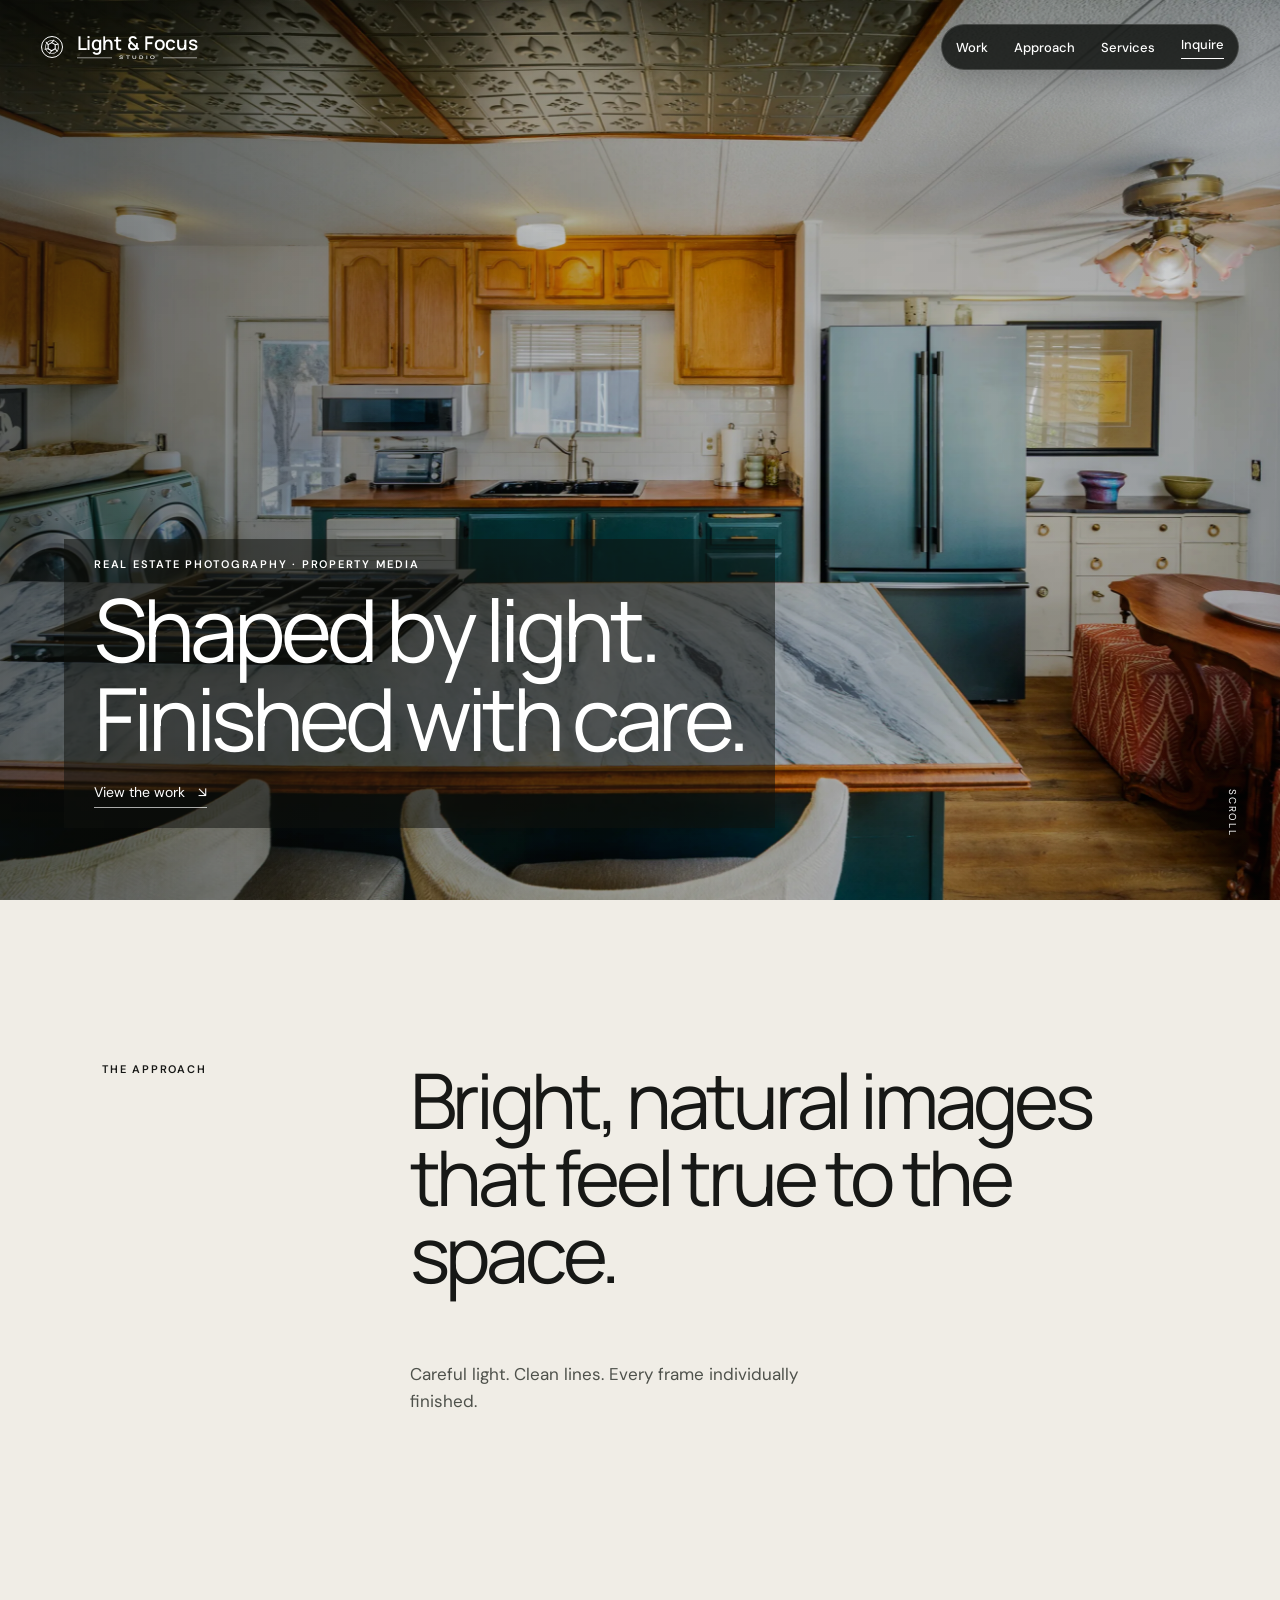
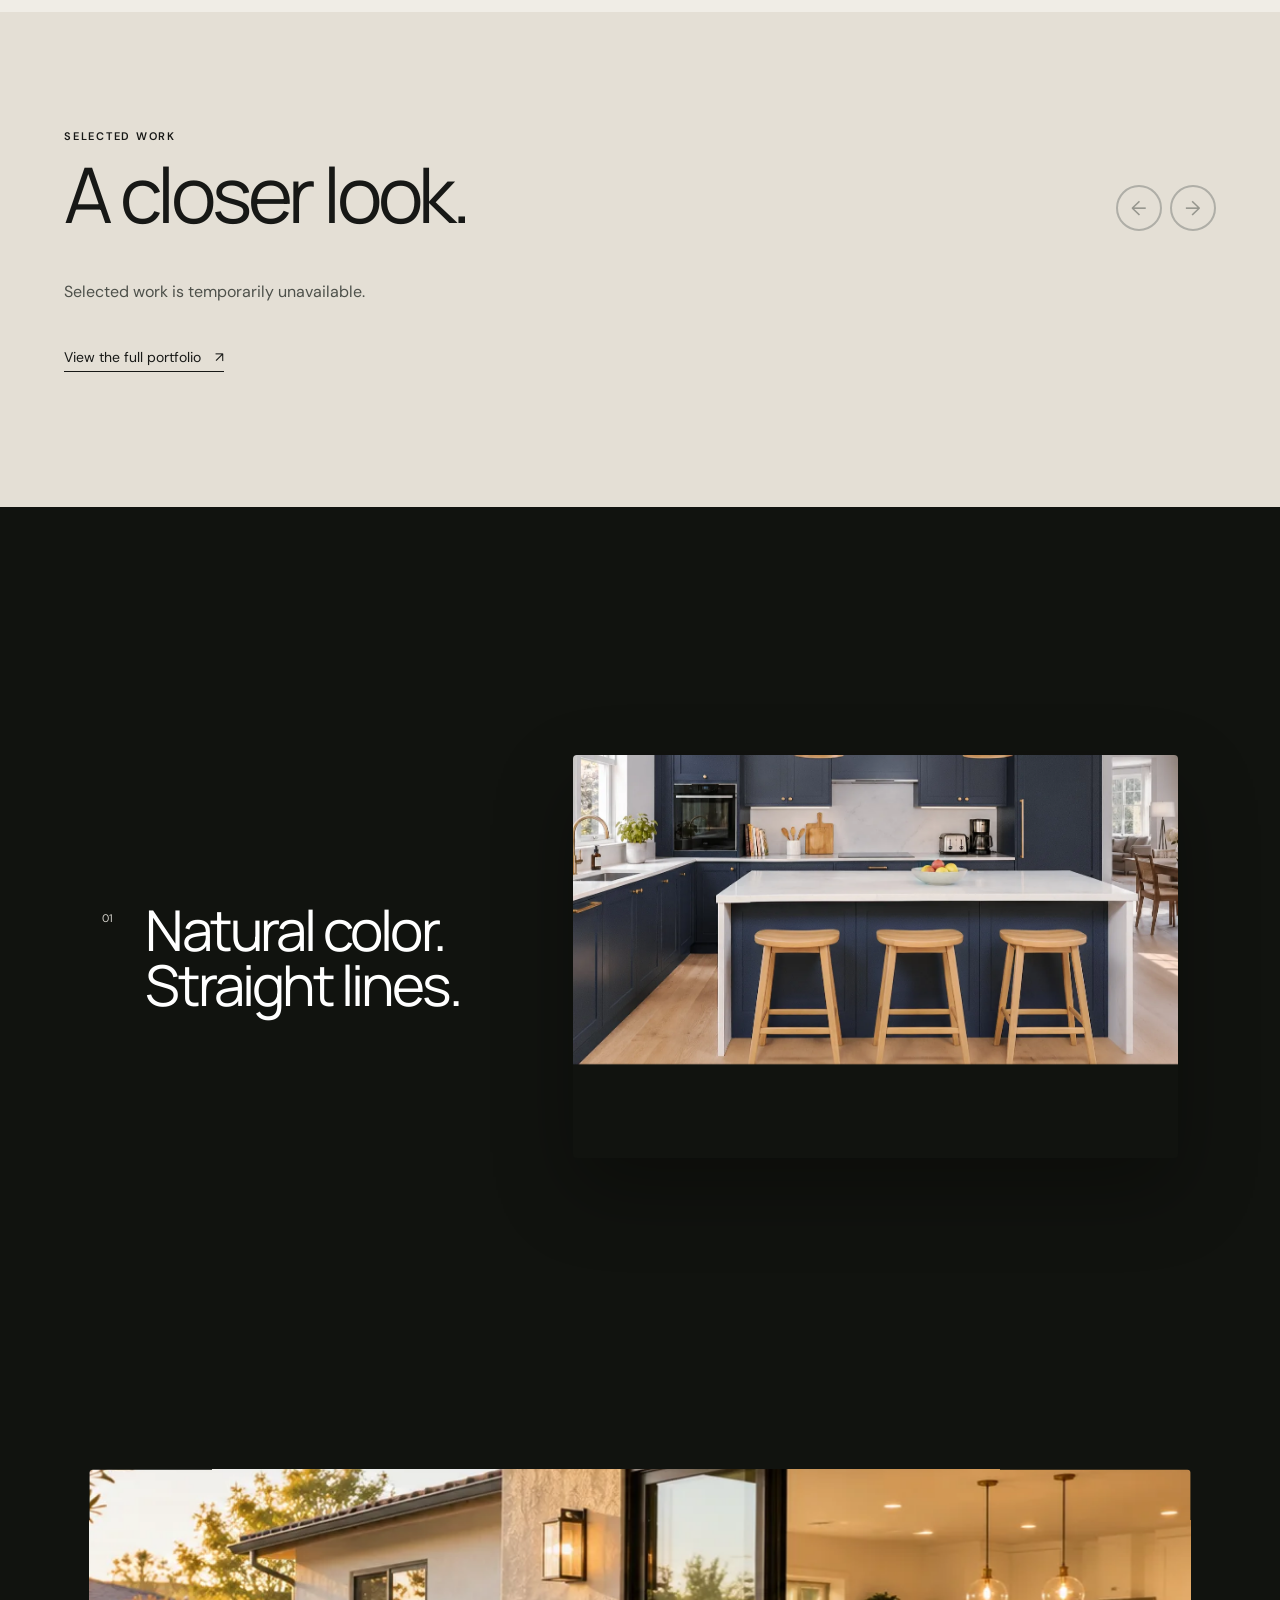
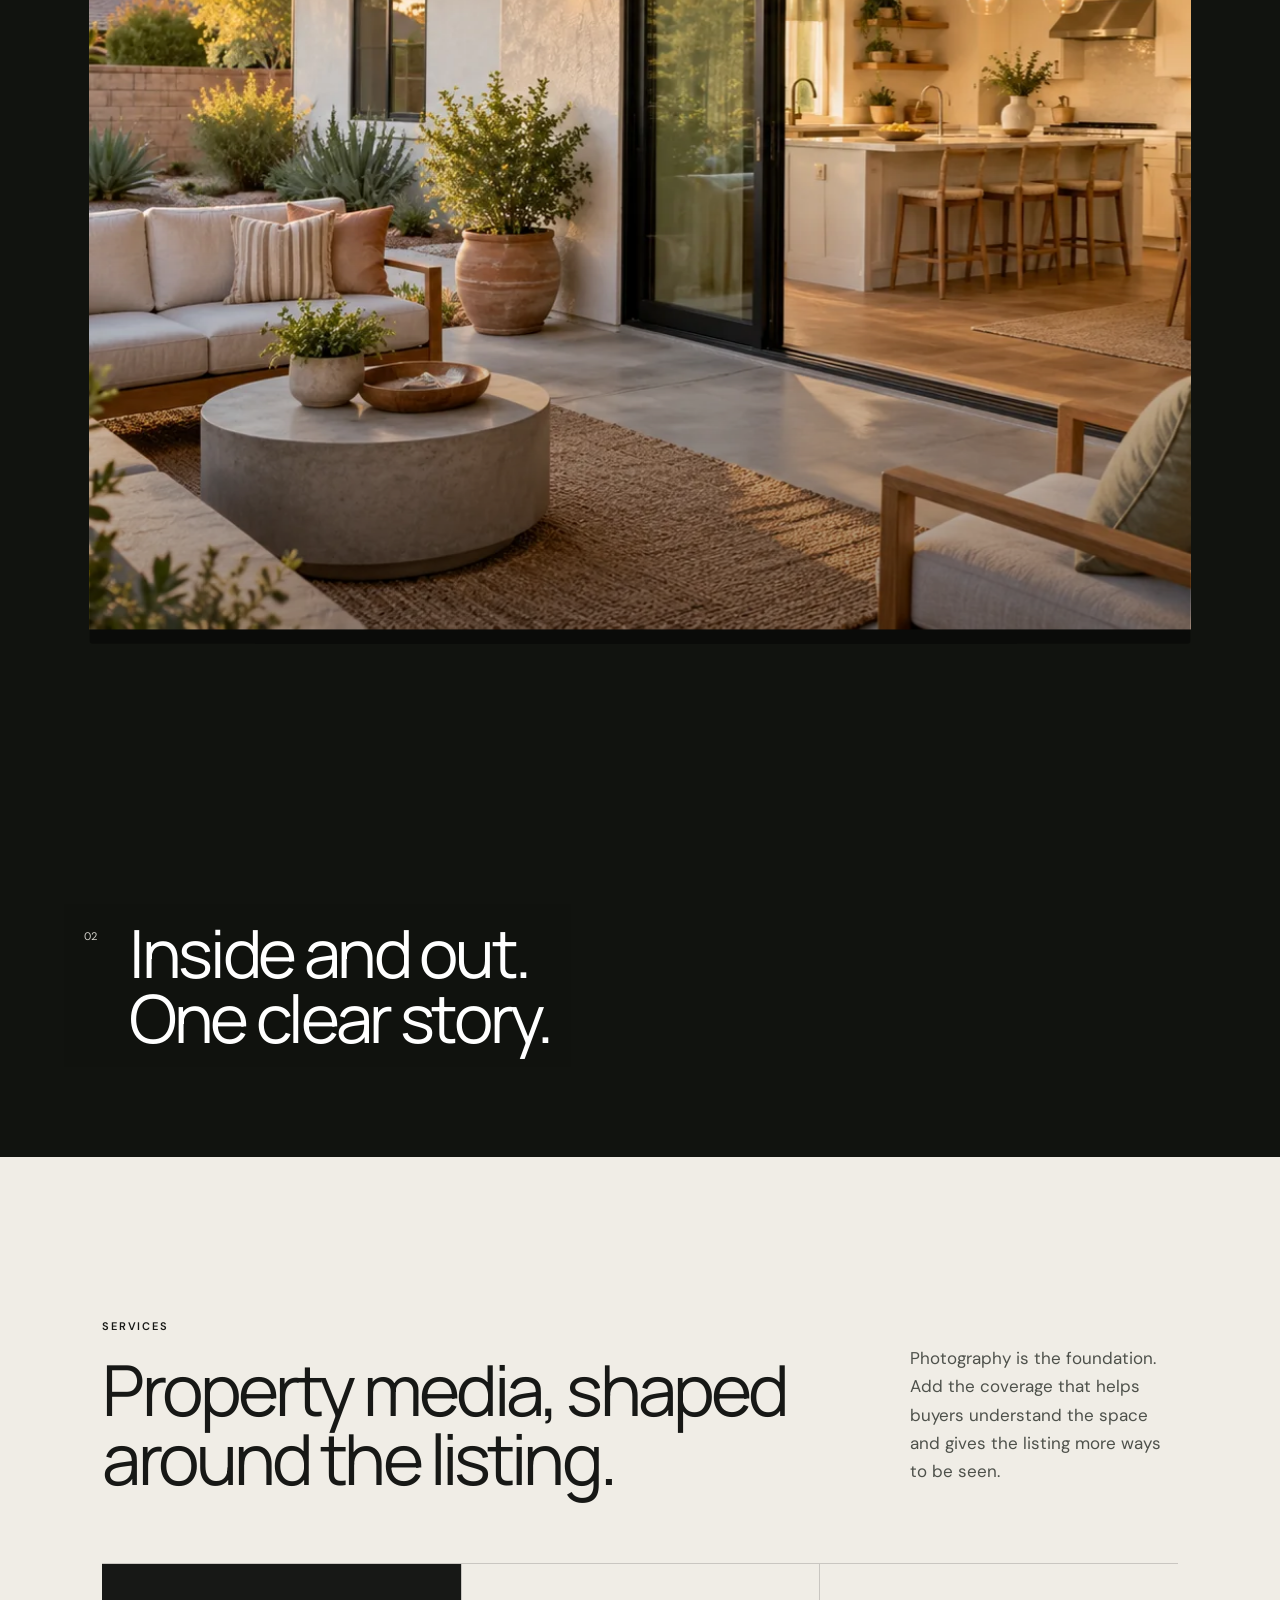
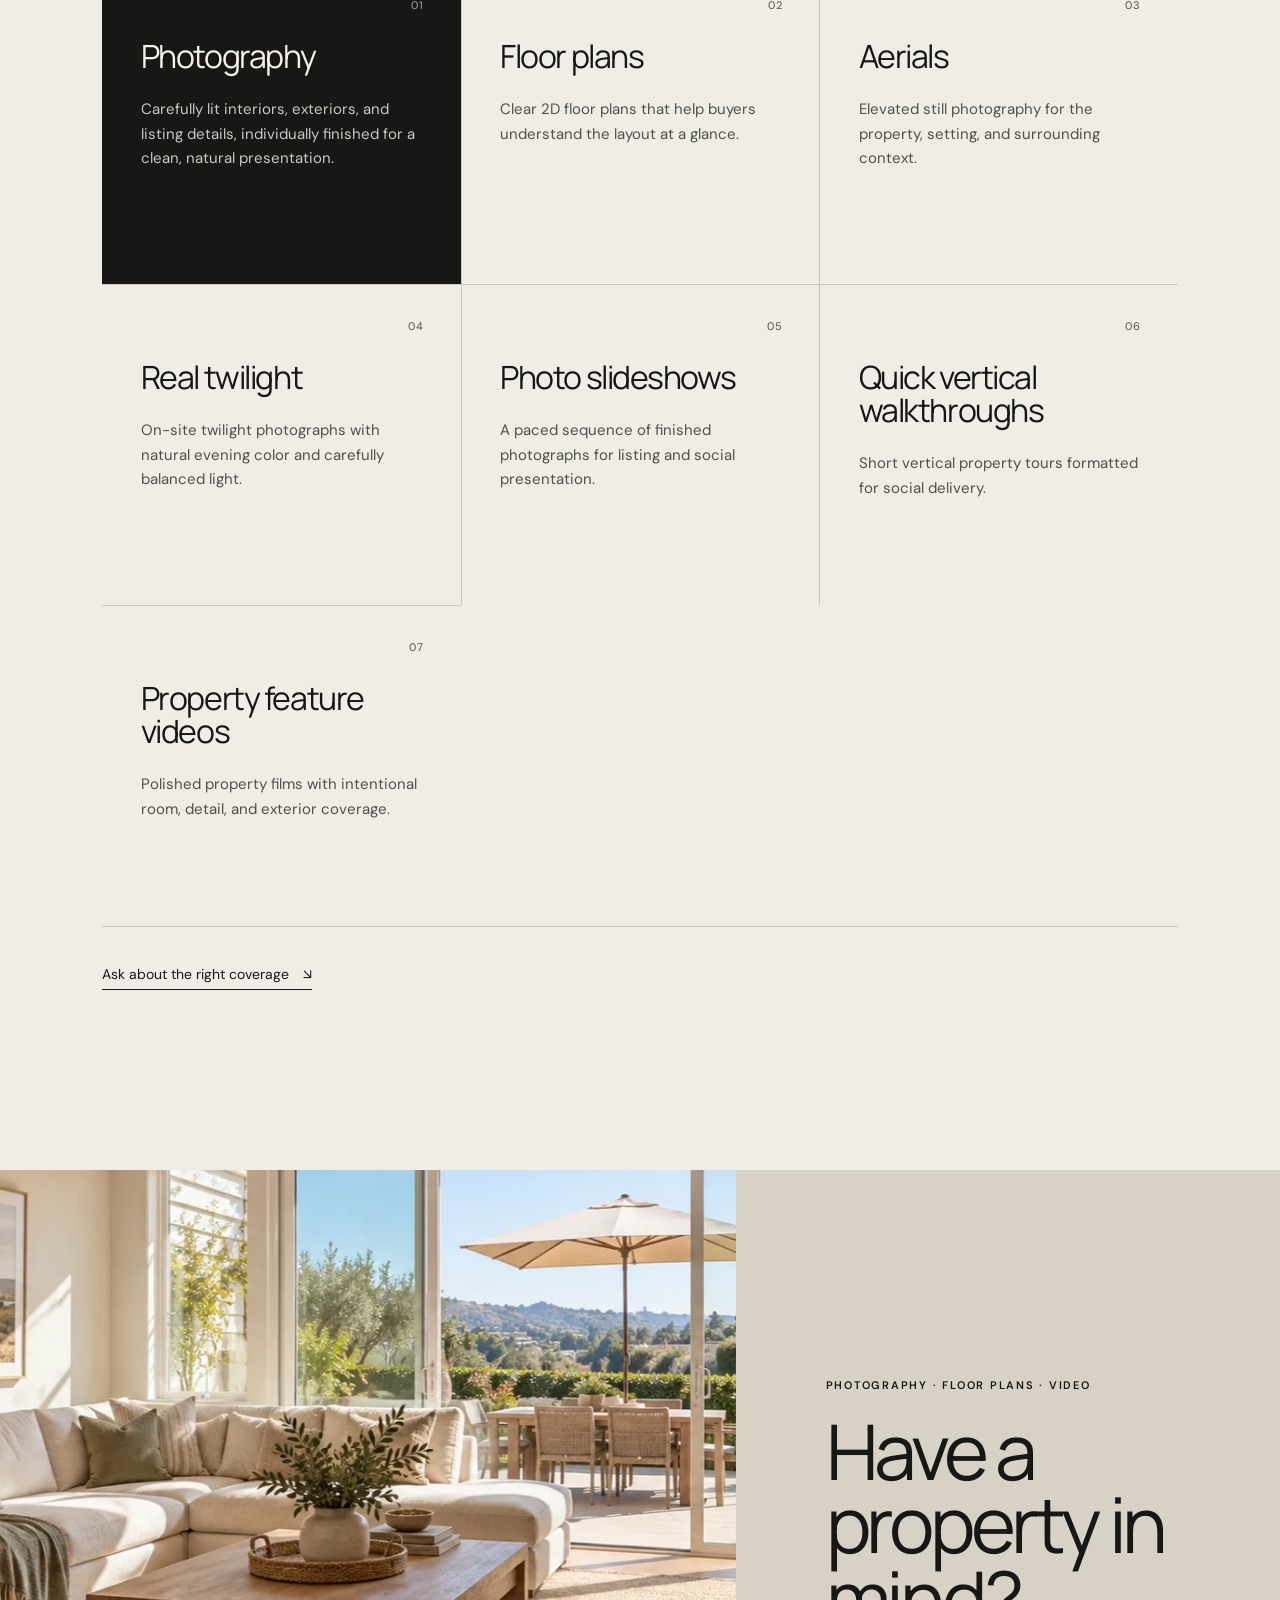
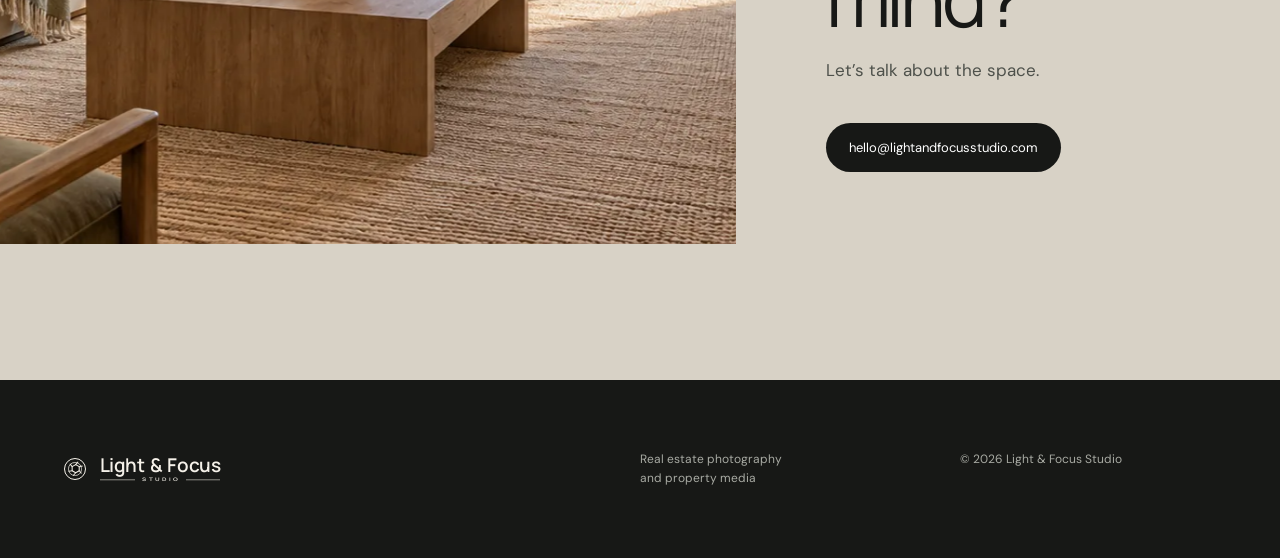
<file: index.html>
<!doctype html>
<html lang="en">
  <head>
    <meta charset="UTF-8" />
    <meta name="viewport" content="width=device-width, initial-scale=1" />
    <meta name="description" content="Bright, natural real estate photography, floor plans, aerials, real twilight, slideshows, walkthroughs, and property feature videos." />
    <meta name="robots" content="index, follow" />
    <meta name="theme-color" content="#f0ede6" />
    <link rel="icon" type="image/png" href="/assets/light-focus-logo-canonical.png" />
    <link rel="canonical" href="https://lightandfocusstudio.com/" />
    <meta property="og:type" content="website" />
    <meta property="og:site_name" content="Light &amp; Focus Studio" />
    <meta property="og:title" content="Real Estate Photography | Light &amp; Focus Studio" />
    <meta property="og:description" content="Bright, natural real estate photography and property media, individually finished with care." />
    <meta property="og:url" content="https://lightandfocusstudio.com/" />
    <meta property="og:image" content="https://lightandfocusstudio.com/assets/hero.jpg" />
    <meta property="og:image:width" content="3000" />
    <meta property="og:image:height" content="2000" />
    <meta property="og:image:alt" content="Colorful residential kitchen with a large stone island" />
    <meta name="twitter:card" content="summary_large_image" />
    <meta name="twitter:title" content="Real Estate Photography | Light &amp; Focus Studio" />
    <meta name="twitter:description" content="Bright, natural real estate photography and property media, individually finished with care." />
    <meta name="twitter:image" content="https://lightandfocusstudio.com/assets/hero.jpg" />
    <meta name="twitter:image:alt" content="Colorful residential kitchen with a large stone island" />
    <title>Real Estate Photography | Light &amp; Focus Studio</title>
    <link rel="preconnect" href="https://fonts.googleapis.com" />
    <link rel="preconnect" href="https://fonts.gstatic.com" crossorigin />
    <link href="https://fonts.googleapis.com/css2?family=DM+Sans:wght@400;500;600&amp;family=Manrope:wght@400;500;600&amp;display=swap" rel="stylesheet" />
    <link rel="stylesheet" href="styles.css?v=15" />
    <script type="application/ld+json">
      {
        "@context": "https://schema.org",
        "@type": "Organization",
        "name": "Light & Focus Studio",
        "url": "https://lightandfocusstudio.com/",
        "email": "hello@lightandfocusstudio.com",
        "logo": "https://lightandfocusstudio.com/assets/light-focus-logo-canonical.png",
        "description": "Real estate photography and property media.",
        "makesOffer": [
          { "@type": "Offer", "itemOffered": { "@type": "Service", "name": "Real estate photography" } },
          { "@type": "Offer", "itemOffered": { "@type": "Service", "name": "2D floor plans" } },
          { "@type": "Offer", "itemOffered": { "@type": "Service", "name": "Aerial photography" } },
          { "@type": "Offer", "itemOffered": { "@type": "Service", "name": "Real twilight photography" } },
          { "@type": "Offer", "itemOffered": { "@type": "Service", "name": "Photo slideshows" } },
          { "@type": "Offer", "itemOffered": { "@type": "Service", "name": "Quick vertical walkthroughs" } },
          { "@type": "Offer", "itemOffered": { "@type": "Service", "name": "Property feature videos" } }
        ]
      }
    </script>
    <script src="script.js?v=9" defer></script>
  </head>
  <body>
    <a class="skip-link" href="#top">Skip to content</a>
    <header class="site-header">
      <a class="brand" href="#top" aria-label="Light and Focus Studio home">
        <span class="brand-mark" aria-hidden="true"><svg class="brand-aperture" viewBox="0 0 32 32" focusable="false"><polygon points="16,8.5 22.5,12.25 22.5,19.75 16,23.5 9.5,19.75 9.5,12.25"></polygon><path d="M16 8.5 20 3.9M22.5 12.25 28.2 11.2M22.5 19.75 26.2 24.3M16 23.5 12 28.1M9.5 19.75 3.8 20.8M9.5 12.25 5.8 7.7"></path></svg></span>
        <span class="brand-lockup" aria-hidden="true">
          <span class="brand-name"><span class="brand-word brand-light">Light</span><span class="brand-amp">&amp;</span><span class="brand-word brand-focus"><span class="focus-text">Focus</span></span></span>
          <span class="brand-studio">Studio</span>
        </span>
      </a>
      <nav aria-label="Main navigation">
        <a href="#work">Work</a>
        <a href="#approach">Approach</a>
        <a href="#services">Services</a>
        <a class="nav-cta" href="#inquire">Inquire</a>
      </nav>
    </header>

    <main id="top">
      <section class="hero" aria-labelledby="hero-title">
        <div class="hero-photo media-frame" data-parallax="0.1">
          <picture>
            <source srcset="assets/hero.webp" type="image/webp" />
            <img src="assets/hero.jpg?v=1" alt="Colorful residential kitchen with a large stone island" width="3000" height="2000" fetchpriority="high" />
          </picture>
          <div class="photo-shade"></div>
        </div>
        <div class="hero-copy reveal">
          <p class="eyebrow">Real estate photography · Property media</p>
          <h1 id="hero-title">Shaped by light.<br />Finished with care.</h1>
          <a class="text-link" href="#work">View the work <span aria-hidden="true">↘</span></a>
        </div>
        <p class="scroll-cue" aria-hidden="true">Scroll</p>
      </section>

      <section class="intro reveal" id="approach">
        <p class="section-label">The approach</p>
        <h2>Bright, natural images that feel true to the space.</h2>
        <p>Careful light. Clean lines. Every frame individually finished.</p>
      </section>

      <section class="portfolio-showcase" id="work" aria-labelledby="portfolio-heading">
        <div class="portfolio-heading reveal">
          <div>
            <p class="section-label">Selected work</p>
            <h2 id="portfolio-heading">A closer look.</h2>
          </div>
          <div class="portfolio-controls" aria-label="Portfolio controls">
            <button type="button" data-portfolio-scroll="-1" aria-label="Previous photographs" aria-controls="portfolio-track" disabled><span aria-hidden="true">←</span></button>
            <button type="button" data-portfolio-scroll="1" aria-label="Next photographs" aria-controls="portfolio-track" disabled><span aria-hidden="true">→</span></button>
          </div>
        </div>
        <div class="portfolio-track" id="portfolio-track" tabindex="0" aria-label="Selected portfolio photographs" aria-live="polite">
          <p class="portfolio-status" role="status">Loading selected work…</p>
        </div>
        <a class="portfolio-link" href="https://portfolio.lightandfocusstudio.com/">View the full portfolio <span aria-hidden="true">↗</span></a>
      </section>

      <section class="photo-story" aria-label="Photography approach">
        <article class="story-panel panel-one">
          <div class="sticky-photo media-frame" data-parallax="0.07">
            <picture>
              <source srcset="assets/kitchen.webp" type="image/webp" />
              <img src="assets/kitchen.jpg?v=3" alt="Modern blue-and-white kitchen with warm oak details" width="1498" height="999" loading="lazy" decoding="async" />
            </picture>
          </div>
          <div class="story-caption reveal">
            <span>01</span>
            <p>Natural color.<br />Straight lines.</p>
          </div>
        </article>

        <article class="story-panel panel-two">
          <div class="sticky-photo media-frame" data-parallax="0.07">
            <picture>
              <source srcset="assets/patio.webp" type="image/webp" />
              <img src="assets/patio.png" alt="Warm residential patio opening to a bright kitchen" width="1672" height="941" loading="lazy" decoding="async" />
            </picture>
          </div>
          <div class="story-caption reveal">
            <span>02</span>
            <p>Inside and out.<br />One clear story.</p>
          </div>
        </article>
      </section>

      <section class="services reveal" id="services" aria-labelledby="services-heading">
        <div class="services-intro">
          <div>
            <p class="section-label">Services</p>
            <h2 id="services-heading">Property media, shaped around the listing.</h2>
          </div>
          <p>Photography is the foundation. Add the coverage that helps buyers understand the space and gives the listing more ways to be seen.</p>
        </div>
        <ul class="service-grid">
          <li><article class="service-card"><span class="service-number" aria-hidden="true">01</span><h3>Photography</h3><p>Carefully lit interiors, exteriors, and listing details, individually finished for a clean, natural presentation.</p></article></li>
          <li><article class="service-card"><span class="service-number" aria-hidden="true">02</span><h3>Floor plans</h3><p>Clear 2D floor plans that help buyers understand the layout at a glance.</p></article></li>
          <li><article class="service-card"><span class="service-number" aria-hidden="true">03</span><h3>Aerials</h3><p>Elevated still photography for the property, setting, and surrounding context.</p></article></li>
          <li><article class="service-card"><span class="service-number" aria-hidden="true">04</span><h3>Real twilight</h3><p>On-site twilight photographs with natural evening color and carefully balanced light.</p></article></li>
          <li><article class="service-card"><span class="service-number" aria-hidden="true">05</span><h3>Photo slideshows</h3><p>A paced sequence of finished photographs for listing and social presentation.</p></article></li>
          <li><article class="service-card"><span class="service-number" aria-hidden="true">06</span><h3>Quick vertical walkthroughs</h3><p>Short vertical property tours formatted for social delivery.</p></article></li>
          <li><article class="service-card"><span class="service-number" aria-hidden="true">07</span><h3>Property feature videos</h3><p>Polished property films with intentional room, detail, and exterior coverage.</p></article></li>
        </ul>
        <a class="services-link" href="#inquire">Ask about the right coverage <span aria-hidden="true">↘</span></a>
      </section>

      <section class="inquiry" id="inquire">
        <div class="inquiry-photo media-frame" data-parallax="0.05">
          <picture>
            <source srcset="assets/living-room.webp" type="image/webp" />
            <img src="assets/living-room.png" alt="Sunlit residential living room" width="1672" height="941" loading="lazy" decoding="async" />
          </picture>
        </div>
        <div class="inquiry-card reveal">
          <p class="eyebrow">Photography · Floor plans · Video</p>
          <h2>Have a property in mind?</h2>
          <p>Let’s talk about the space.</p>
          <a class="button" href="mailto:hello@lightandfocusstudio.com">hello@lightandfocusstudio.com</a>
        </div>
      </section>
    </main>

    <footer>
      <a class="brand footer-brand" href="#top" aria-label="Light and Focus Studio home"><span class="brand-mark" aria-hidden="true"><svg class="brand-aperture" viewBox="0 0 32 32" focusable="false"><polygon points="16,8.5 22.5,12.25 22.5,19.75 16,23.5 9.5,19.75 9.5,12.25"></polygon><path d="M16 8.5 20 3.9M22.5 12.25 28.2 11.2M22.5 19.75 26.2 24.3M16 23.5 12 28.1M9.5 19.75 3.8 20.8M9.5 12.25 5.8 7.7"></path></svg></span><span class="brand-lockup" aria-hidden="true"><span class="brand-name"><span class="brand-word brand-light">Light</span><span class="brand-amp">&amp;</span><span class="brand-word brand-focus"><span class="focus-text">Focus</span></span></span><span class="brand-studio">Studio</span></span></a>
      <p>Real estate photography<br />and property media</p>
      <p>© 2026 Light &amp; Focus Studio</p>
    </footer>
  </body>
</html>
</file>
<file: styles.css>
:root {
  --paper: #f0ede6;
  --ink: #171816;
  --muted: #4e514b;
  --line: rgba(23, 24, 22, 0.18);
  --accent: #9a4e2c;
  --brand-font: "Manrope", sans-serif;
}

* { box-sizing: border-box; }
html { scroll-behavior: smooth; }
body {
  margin: 0;
  color: var(--ink);
  background: var(--paper);
  font-family: "DM Sans", sans-serif;
  -webkit-font-smoothing: antialiased;
}

a { color: inherit; }
.skip-link {
  position: absolute;
  left: 16px;
  top: 12px;
  z-index: 40;
  transform: translateY(-160%);
  background: var(--ink);
  color: #fff;
  padding: 12px 16px;
  text-decoration: none;
}
.skip-link:focus { transform: none; }
:focus-visible {
  outline: 3px solid #f4c56a;
  outline-offset: 3px;
}
main section { scroll-margin-top: 96px; }
img { display: block; width: 100%; height: 100%; object-fit: cover; }
.media-frame picture { display: block; width: 100%; height: 100%; }

.site-header {
  position: fixed;
  z-index: 20;
  inset: 0 0 auto;
  display: flex;
  align-items: center;
  justify-content: space-between;
  padding: 24px 3.2vw;
  color: white;
}

.brand { display: inline-flex; align-items: center; gap: .7em; text-decoration: none; font-family: var(--brand-font); font-size: clamp(19px, 1.45vw, 23px); font-weight: 600; letter-spacing: -.025em; }
.site-header > .brand { color: #fff; filter: drop-shadow(0 2px 4px rgba(0, 0, 0, .42)); }
.brand-mark { width: 1.18em; height: 1.18em; border: 1.5px solid currentColor; border-radius: 50%; position: relative; flex: 0 0 auto; }
.brand-mark::before { content: ""; position: absolute; inset: .18em; border: 1px solid currentColor; border-radius: 50%; opacity: .78; }
.brand-aperture {
  position: absolute;
  inset: .08em;
  width: calc(100% - .16em);
  height: calc(100% - .16em);
  overflow: visible;
  fill: rgba(0, 0, 0, .28);
  stroke: currentColor;
  stroke-width: 1.9;
  stroke-linecap: round;
  stroke-linejoin: round;
  vector-effect: non-scaling-stroke;
  filter: drop-shadow(0 1px 1px rgba(0, 0, 0, .34));
  transform-origin: center;
}
.brand-aperture path { fill: none; opacity: .95; }
.brand-mark:hover::before { animation: lens-ring-adjust .72s cubic-bezier(.3,.75,.25,1); }
.brand-mark:hover .brand-aperture { animation: aperture-adjust .72s cubic-bezier(.3,.75,.25,1) forwards; }

@keyframes lens-ring-adjust {
  0%, 100% { transform: scale(1); }
  45% { transform: scale(.82); }
}

@keyframes aperture-adjust {
  0% { transform: rotate(0) scale(1); }
  42% { transform: rotate(28deg) scale(.68); }
  72% { transform: rotate(52deg) scale(.82); }
  100% { transform: rotate(60deg) scale(1); }
}
.brand-lockup { display: inline-flex; width: max-content; flex-direction: column; }
.brand-name { display: inline-flex; align-items: center; gap: .28em; line-height: 1; }
.brand-studio {
  display: grid;
  width: 100%;
  grid-template-columns: 1fr auto 1fr;
  align-items: center;
  gap: .75em;
  margin-top: .48em;
  font-family: "Manrope", sans-serif;
  font-size: .34em;
  font-weight: 600;
  line-height: .7;
  letter-spacing: .38em;
  text-indent: .38em;
  text-transform: uppercase;
  transform: scaleY(.74);
  transform-origin: center top;
}
.brand-studio::before,
.brand-studio::after {
  content: "";
  height: 1px;
  background: currentColor;
  opacity: .72;
}
.brand-word { display: inline-block; position: relative; }
.brand-light { --spot-x: 50%; --spot-y: 50%; --shadow-x: 0px; --shadow-y: 2px; isolation: isolate; transition: text-shadow .18s ease; }
.brand-light::before {
  content: "";
  position: absolute;
  z-index: -1;
  inset: -13px -18px;
  border-radius: 50%;
  background: radial-gradient(circle 34px at calc(var(--spot-x) + 18px) calc(var(--spot-y) + 13px), rgba(255, 255, 255, .62), rgba(242, 247, 255, .18) 56%, transparent 78%);
  filter: blur(3px);
  opacity: 0;
  pointer-events: none;
  transition: opacity .18s ease;
}
.brand-light::after {
  content: "Light";
  position: absolute;
  z-index: -1;
  inset: 0;
  color: rgba(0, 0, 0, .78);
  filter: blur(1.2px);
  opacity: 0;
  pointer-events: none;
  transform: translate(var(--shadow-x), var(--shadow-y));
  transition: opacity .14s ease, transform .08s linear;
}
.brand-light.is-lit { color: #fff; text-shadow: 0 0 8px rgba(255, 255, 255, .38); }
.brand-light.is-lit::before,
.brand-light.is-lit::after { opacity: 1; }
.focus-text { display: inline-block; transform-origin: center; }
.brand-focus::before,
.brand-focus::after {
  content: "";
  position: absolute;
  width: 7px;
  height: 7px;
  opacity: 0;
  transform: scale(1.45);
  transition: opacity .16s ease, transform .2s cubic-bezier(.2,.8,.2,1);
}
.brand-focus::before { top: -5px; left: -7px; border-top: 1px solid currentColor; border-left: 1px solid currentColor; }
.brand-focus::after { right: -7px; bottom: -5px; border-right: 1px solid currentColor; border-bottom: 1px solid currentColor; }
.brand-focus.is-focusing .focus-text { animation: focus-breathe .72s cubic-bezier(.45,0,.25,1); }
.brand-focus.is-locked::before,
.brand-focus.is-locked::after { opacity: 1; transform: scale(1); }

@keyframes focus-breathe {
  0% { filter: blur(0); transform: scale(1); }
  28% { filter: blur(2px); transform: scale(1.015); }
  58% { filter: blur(5px); transform: scale(1.04); }
  82% { filter: blur(1.2px); transform: scale(.99); }
  100% { filter: blur(0); transform: scale(1); }
}
nav { display: flex; gap: 26px; align-items: center; padding: 10px 14px; color: #fff; background: rgba(14, 16, 14, .82); border: 1px solid rgba(255, 255, 255, .16); border-radius: 999px; box-shadow: 0 8px 28px rgba(0, 0, 0, .2); }
nav a { min-height: 24px; display: inline-flex; align-items: center; font-size: 13px; font-weight: 500; text-decoration: none; }
.nav-cta { border-bottom: 1px solid currentColor; padding-bottom: 4px; }

.hero {
  position: relative;
  min-height: 100svh;
  color: white;
  display: grid;
  grid-template-rows: 112px minmax(min-content, 1fr);
  align-items: end;
  overflow: clip;
}
.hero-photo { position: absolute; inset: 0; }
.photo-shade { position: absolute; inset: 0; background: linear-gradient(90deg, rgba(13,16,13,.5) 0, rgba(13,16,13,.08) 58%, rgba(13,16,13,.12)); }
.hero-copy {
  grid-row: 2;
  align-self: end;
  position: relative;
  z-index: 2;
  width: fit-content;
  max-width: min(950px, calc(100% - 10vw));
  margin: 0 5vw 8vh;
  padding: 18px 30px 20px;
  background: rgba(17, 19, 15, .52);
}
.hero-copy .eyebrow { margin-bottom: 14px; }
.hero-copy .text-link { margin-top: 20px; }
.eyebrow, .section-label { margin: 0 0 22px; text-transform: uppercase; letter-spacing: .16em; font-size: 11px; font-weight: 600; }
h1, h2 { margin: 0; font-family: "Manrope", sans-serif; font-weight: 400; letter-spacing: -.055em; }
h1 { font-size: clamp(50px, 6.8vw, 108px); line-height: 1.02; }
.text-link { display: inline-flex; gap: 13px; margin-top: 34px; text-decoration: none; font-size: 14px; border-bottom: 1px solid rgba(255,255,255,.65); padding-bottom: 6px; }
.scroll-cue { position: absolute; right: 3.2vw; bottom: 7vh; z-index: 2; margin: 0; font-size: 10px; letter-spacing: .18em; text-transform: uppercase; writing-mode: vertical-rl; }

.intro { padding: 18vh 8vw 20vh; display: grid; grid-template-columns: 1fr 3fr; gap: 4vw; }
.intro h2 { max-width: 900px; font-size: clamp(43px, 6vw, 92px); line-height: 1; }
.intro > p:last-child { grid-column: 2; max-width: 410px; color: var(--muted); font-size: 17px; line-height: 1.6; }

.portfolio-showcase { padding: 13vh 0 15vh; overflow: hidden; background: #e4dfd5; }
.portfolio-heading { display: flex; align-items: end; justify-content: space-between; gap: 32px; padding: 0 5vw 50px; }
.portfolio-heading .section-label { margin-bottom: 14px; }
.portfolio-heading h2 { font-size: clamp(44px, 6vw, 86px); line-height: .96; }
.portfolio-controls { display: flex; gap: 8px; }
.portfolio-controls button {
  width: 46px;
  height: 46px;
  border: 2px solid #62645f;
  border-radius: 50%;
  background: transparent;
  color: var(--ink);
  font: 20px/1 "DM Sans", sans-serif;
  cursor: pointer;
  transition: color .2s ease, background .2s ease, transform .2s ease;
}
.portfolio-controls button:hover { color: white; background: var(--ink); transform: translateY(-2px); }
.portfolio-controls button:focus-visible { outline-color: var(--ink); outline-offset: 4px; }
.portfolio-controls button:disabled { color: #777972; border-color: #9b9c96; background: transparent; cursor: not-allowed; transform: none; opacity: .72; }
.portfolio-track {
  display: flex;
  align-items: start;
  gap: clamp(16px, 2vw, 30px);
  overflow-x: auto;
  overscroll-behavior-inline: contain;
  scroll-snap-type: inline mandatory;
  scroll-padding-inline: 5vw;
  padding: 0 5vw 22px;
  scrollbar-color: rgba(23, 24, 22, .38) transparent;
  scrollbar-width: thin;
}
.portfolio-card { flex: 0 0 clamp(300px, 46vw, 680px); margin: 0; scroll-snap-align: start; }
.portfolio-card.portrait { flex-basis: clamp(230px, 30vw, 420px); }
.portfolio-card img { width: 100%; height: clamp(330px, 45vw, 640px); object-fit: cover; background: #d1cbc0; }
.portfolio-card.portrait img { object-fit: contain; }
.portfolio-card figcaption { min-height: 22px; margin-top: 10px; color: var(--muted); font-size: 12px; letter-spacing: .02em; }
.portfolio-status { flex: 0 0 auto; margin: 0; color: var(--muted); }
.portfolio-link { display: inline-flex; gap: 14px; margin: 24px 5vw 0; border-bottom: 1px solid currentColor; padding-bottom: 5px; text-decoration: none; font-size: 14px; }

.photo-story { background: #11130f; color: white; }
.story-panel { position: relative; min-height: 150vh; }
.sticky-photo { position: sticky; top: 0; height: 100svh; overflow: hidden; clip-path: inset(var(--clip, 7%) var(--clip, 7%) round 3px); transition: clip-path .2s linear; }
.panel-two .sticky-photo { clip-path: inset(var(--clip, 7%) var(--clip, 7%) round 3px); }
.sticky-photo::after { content: ""; position: absolute; inset: 0; background: linear-gradient(180deg, transparent 45%, rgba(0,0,0,.45)); }
.story-caption { position: absolute; z-index: 3; left: 5vw; bottom: 10vh; display: flex; align-items: start; gap: 32px; }
.story-caption span { font-size: 11px; color: #d5d3cc; margin-top: 9px; }
.story-caption p { margin: 0; font-family: "Manrope", sans-serif; font-size: clamp(36px, 5.2vw, 78px); line-height: .98; letter-spacing: -.05em; }

@media (min-width: 761px) {
  .panel-one {
    min-height: 100svh;
    display: grid;
    grid-template-columns: minmax(220px, .7fr) minmax(0, 1.15fr);
    align-items: center;
    gap: clamp(54px, 8vw, 130px);
    padding: clamp(110px, 13vw, 190px) 8vw;
  }

  .panel-one .sticky-photo {
    position: relative;
    top: auto;
    height: auto;
    aspect-ratio: 3 / 2;
    order: 2;
    clip-path: none;
    border-radius: 4px;
    box-shadow: 0 32px 80px rgba(0, 0, 0, .3);
  }

  .panel-one .sticky-photo::after { display: none; }

  .panel-one .story-caption {
    position: relative;
    left: auto;
    bottom: auto;
    order: 1;
  }

  .panel-one .story-caption p { font-size: clamp(40px, 4.4vw, 68px); }
}

.panel-two .story-caption,
.story-panel:not(.panel-one) .story-caption {
  padding: 16px 20px;
  background: rgba(17, 19, 15, .82);
}

.services { padding: 18vh 8vw 20vh; }
.services-intro { display: grid; grid-template-columns: minmax(0, 1.45fr) minmax(260px, .55fr); gap: clamp(44px, 8vw, 130px); align-items: end; margin-bottom: 70px; }
.services-intro h2 { max-width: 850px; font-size: clamp(44px, 5.5vw, 82px); line-height: .98; }
.services-intro > p { max-width: 430px; margin: 0 0 8px; color: var(--muted); font-size: 17px; line-height: 1.65; }
.service-grid { display: grid; grid-template-columns: repeat(3, minmax(0, 1fr)); margin: 0; border-top: 1px solid var(--line); border-bottom: 1px solid var(--line); padding: 0; list-style: none; }
.service-grid > li { border-left: 1px solid var(--line); border-top: 1px solid var(--line); }
.service-grid > li:nth-child(-n+3) { border-top: 0; }
.service-grid > li:nth-child(3n+1) { border-left: 0; }
.service-grid > li:first-child { color: #f5f1e9; background: var(--ink); }
.service-card { position: relative; min-height: 320px; padding: 76px clamp(26px, 3vw, 44px) 40px; }
.service-number { position: absolute; top: 34px; right: 36px; color: var(--muted); font-size: 11px; letter-spacing: .12em; }
.service-grid > li:first-child .service-number { color: #a8aaa3; }
.service-card h3 { max-width: 360px; margin: 0 0 24px; font-family: "Manrope", sans-serif; font-size: clamp(28px, 2.5vw, 40px); font-weight: 400; letter-spacing: -.045em; line-height: 1.04; }
.service-card p { margin: 0; color: var(--muted); font-size: 15px; line-height: 1.65; }
.service-grid > li:first-child p { color: #c8c9c3; }
.services-link { display: inline-flex; gap: 14px; margin-top: 38px; border-bottom: 1px solid currentColor; padding-bottom: 6px; text-decoration: none; font-size: 14px; }

.inquiry { min-height: 90vh; display: grid; grid-template-columns: 1.15fr .85fr; background: #d8d2c6; }
.inquiry-photo { overflow: hidden; min-height: 70vh; }
.inquiry-photo img { transform: scale(1.04); }
.inquiry-card { padding: 11vw 7vw; align-self: center; }
.inquiry-card h2 { font-size: clamp(50px, 6vw, 88px); line-height: .96; }
.inquiry-card > p:not(.eyebrow) { color: var(--muted); font-size: 17px; margin: 24px 0 42px; }
.button { display: inline-block; background: var(--ink); color: white; text-decoration: none; padding: 16px 23px; font-size: 13px; border-radius: 999px; transition: transform .25s ease, background .25s ease; }
.button:hover { transform: translateY(-2px); background: var(--accent); }
.button-muted { cursor: default; background: #454740; }
.button-muted:hover { transform: none; background: #454740; }

footer { display: grid; grid-template-columns: 2fr 1fr 1fr; gap: 5vw; padding: 70px 5vw; background: var(--ink); color: #f5f1e9; }
footer p { margin: 0; color: #a8aaa3; font-size: 12px; line-height: 1.6; }

.media-frame img { will-change: transform; transform: scale(1.08) translateY(var(--shift, 0px)); }
.js .reveal { opacity: 0; transform: translateY(28px); transition: opacity .85s cubic-bezier(.2,.7,.2,1), transform .85s cubic-bezier(.2,.7,.2,1); }
.js .reveal.is-visible { opacity: 1; transform: none; }

@media (max-width: 760px) {
  .site-header { padding: 20px; }
  nav a:not(.nav-cta) { display: none; }
  .hero { grid-template-rows: 92px minmax(min-content, 1fr); }
  .hero-copy { margin: 0 22px 8vh; padding: 16px 18px 16px; }
  .scroll-cue { display: none; }
  .intro { grid-template-columns: 1fr; padding: 14vh 24px; }
  .intro h2, .intro > p:last-child { grid-column: 1; }
  .intro > p:last-child { margin-top: 22px; }
  .portfolio-showcase { padding: 11vh 0 12vh; }
  .portfolio-heading { align-items: end; padding: 0 24px 34px; }
  .portfolio-controls { display: none; }
  .portfolio-track { gap: 14px; scroll-padding-inline: 24px; padding: 0 24px 18px; }
  .portfolio-card { flex-basis: 82vw; }
  .portfolio-card.portrait { flex-basis: 68vw; }
  .portfolio-card img { height: 58vh; min-height: 390px; }
  .portfolio-link { margin-left: 24px; }
  .story-panel { min-height: 125vh; }
  .story-caption { left: 24px; bottom: 9vh; padding: 16px 20px; background: rgba(17, 19, 15, .82); }
  .services { padding: 14vh 24px; }
  .services-intro { grid-template-columns: 1fr; gap: 28px; margin-bottom: 48px; }
  .services-intro > p { font-size: 16px; }
  .service-grid { grid-template-columns: 1fr; }
  .service-grid > li,
  .service-grid > li:nth-child(-n+3) { border-top: 1px solid var(--line); border-left: 0; }
  .service-grid > li:first-child { border-top: 0; }
  .service-card { min-height: 0; padding: 68px 28px 38px; }
  .service-number { top: 30px; right: 28px; }
  .inquiry { grid-template-columns: 1fr; }
  .inquiry-photo { min-height: 62vh; }
  .inquiry-card { padding: 80px 24px 90px; }
  footer { grid-template-columns: 1fr; padding: 54px 24px; }
}

@media (prefers-reduced-motion: reduce) {
  html { scroll-behavior: auto; }
  .js .reveal { opacity: 1; transform: none; transition: none; }
  .media-frame img { transform: none !important; }
  .brand-focus.is-focusing .focus-text { animation: none; }
  .brand-focus:hover::before,
  .brand-focus:hover::after { opacity: 1; transform: scale(1); }
  .brand-mark:hover::before,
  .brand-mark:hover .brand-aperture { animation: none; }
  .button:hover { transform: none; }
  .portfolio-controls button:hover { transform: none; }
  .sticky-photo { transition: none; }
}
</file>
